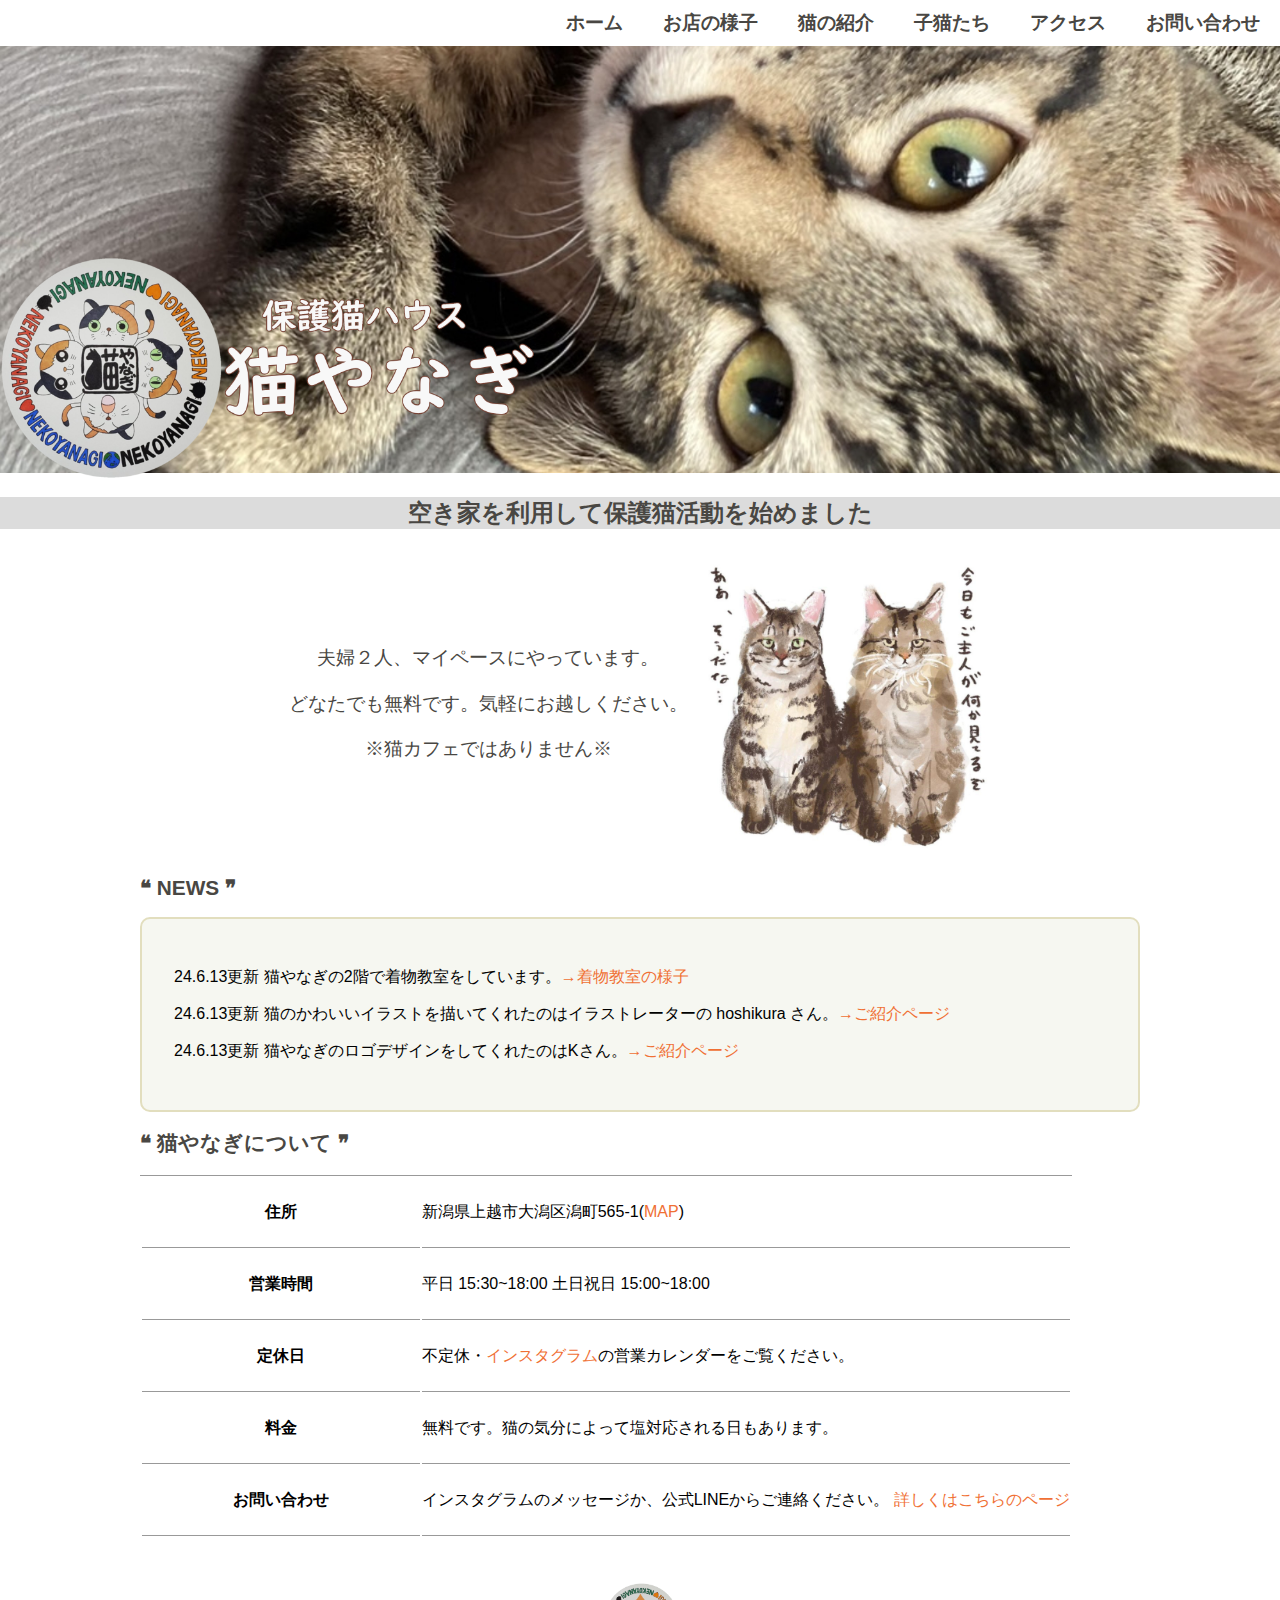
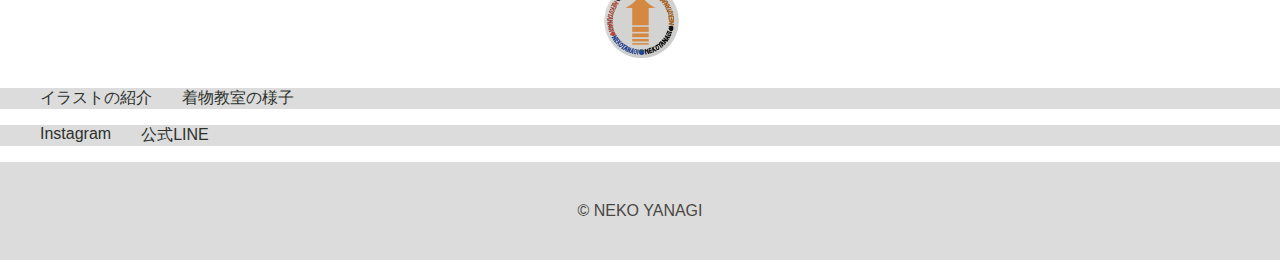
<file: index.html>
<!DOCTYPE html>
<html>
 <head>
    <meta charset="utf-8">
    <meta name="viewport" content="width=device-width,initial-scale=1">
    <title>猫やなぎ</title>
    <link rel="stylesheet" href="css/style.css">
</head>
<body id="top"> 
    <!-- ヘッダー -->
    <header>
        <nav  class="hmenu">
            <ul>
                <li><a href="index.html">ホーム</a></li>
                <li><a href="house.html">お店の様子</a></li>
                <li><a href="cat.html">猫の紹介</a></li>
                <li><a href="kitten.html">子猫たち</a></li>  
                <li><a href="access.html">アクセス</a></li>
                <li><a href="contact.html">お問い合わせ</a></li>
            </ul>
        </nav>
        <div class="relative">
            <a href="index.html"><img src="img/home.png" class="absolute"></a>
            <img src="img/headermain.jpg" alt="" width="100%;">
        </div>
        <h2 class="message">
            <span>空き家を利用して保護猫活動を始めました</span>
        </h2>
        
    </header>
    <!-- ヘッダーここまで -->
    <!-- メイン -->
    <main>
        <table class="ramipanmoko">
            <td class="ramipanmoko-text">
                <p>夫婦２人、マイペースにやっています。</p>
                <p>どなたでも無料です。気軽に<span>お越しください。</span></p>
                <p>※猫カフェではありません※</p>
            </td>
            <td class="ramipanmoko-img">
                <img src="img/ramipanmoko.jpg" alt="">
            </td>
        </table>
        <div id = news >
            <h2>❝ NEWS ❞</h2>
            <div class="newsbox">
                <p>24.6.13更新 猫やなぎの2階で着物教室をしています。<a href="kimono.html">→着物教室の様子</a></p>
                <p>24.6.13更新 猫のかわいいイラストを描いてくれたのはイラストレーターの hoshikura さん。<a href="artist.html">→ご紹介ページ</a></p>
                <p>24.6.13更新 猫やなぎのロゴデザインをしてくれたのはKさん。<a href="artist.html">→ご紹介ページ</a></p>  
            </div>  
        </div>
        <div id="shop">
            <h2>❝ 猫やなぎについて ❞</h2>
            <table class="shop-info">
                <tr>
                    <th>住所</th>
                    <td>新潟県上越市大潟区潟町565-1(<a href="access.html">MAP</a>)</td>
                </tr>
                <tr>
                    <th>営業時間</th>
                    <td>平日 15:30~18:00 土日祝日 15:00~18:00</td>
                </tr>
                <tr>
                    <th>定休日</th>
                    <td>不定休・<a href="https://www.instagram.com/nekoyanagi623/">インスタグラム</a>の営業カレンダーをご覧ください。</td>
                </tr>
                <tr>
                    <th>料金</th>
                    <td>無料です。猫の気分によって塩対応される日もあります。</td>
                </tr>
                <tr>
                    <th>お問い合わせ</th>
                    <td>インスタグラムのメッセージか、公式LINEからご連絡ください。<a href="contact.html"> 詳しくはこちらのページ</a></td>
                </tr>
            </table>
        </div>
    </main>
    <!-- メインここまで -->
    <!-- フッター -->
    <footer>
        <div class="gotop">
            <a href="#top"><img src="img/up.png" art="ページトップへ戻る" width="100" height="100"></a>
        </div>
        <div class="footer">
            <ul class="menu">
                <li><a href="artist.html">イラストの紹介</a></li>
                <li><a href="kimono.html">着物教室の様子</a></li>
            </ul>
            <ul class="menu">
                <li><a href="https://www.instagram.com/nekoyanagi623/">Instagram</a></li>
                <li><a href="http://lin.ee/mt70hUZ/">公式LINE</a></li>
            </ul>
         </div>
        <div class="copyright">
            &copy; NEKO YANAGI
        </div>
    </footer>
    <!-- フッター -->
</body>
</html>
</file>
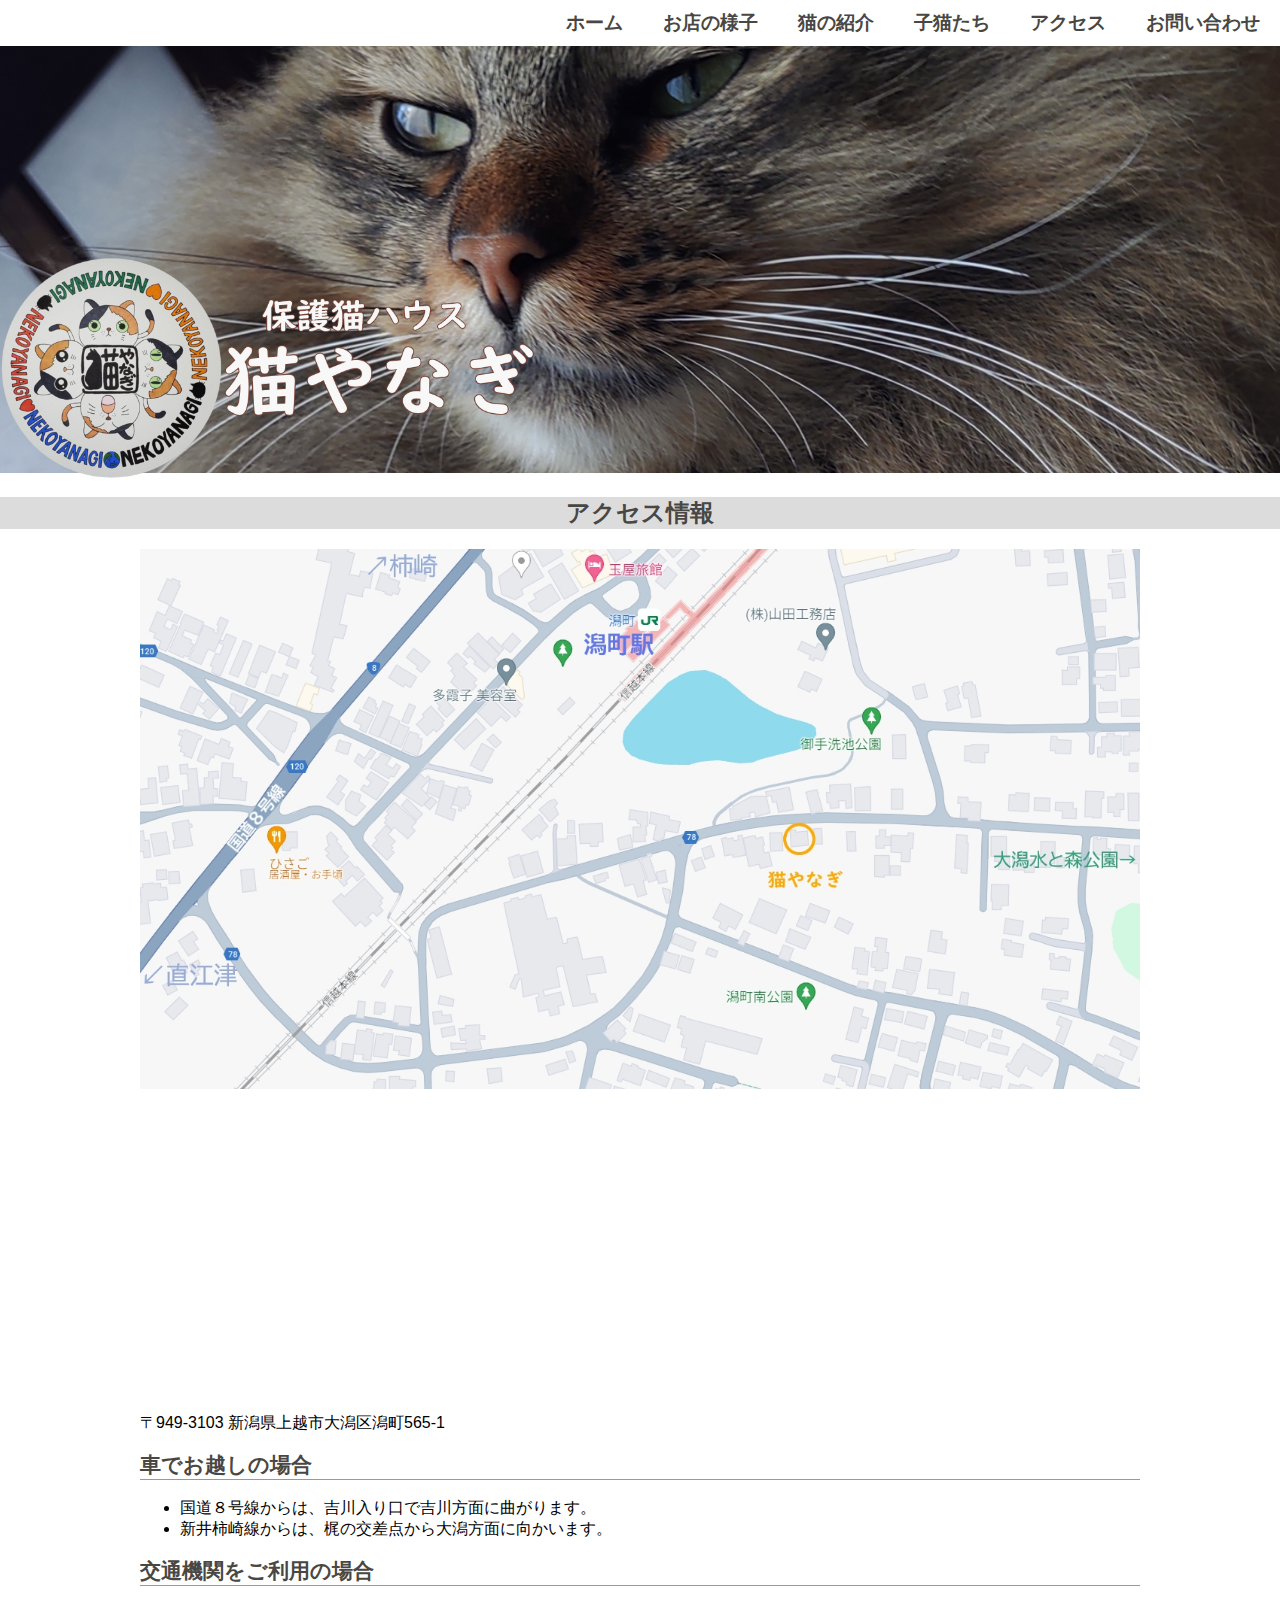
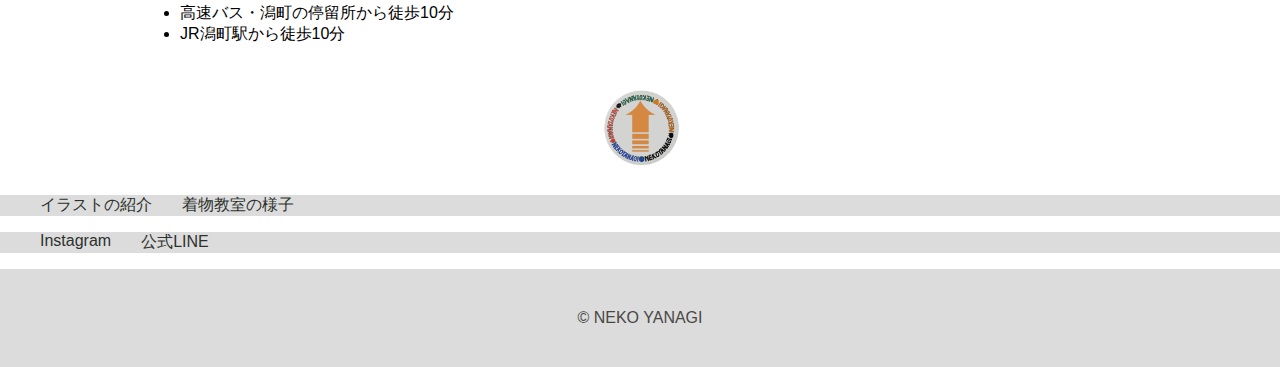
<file: access.html>
<!DOCTYPE html>
<html>
 <head>
    <meta charset="utf-8">
    <meta name="viewport" content="width=device-width,initial-scale=1">
    <title>猫やなぎ</title>
    <link rel="stylesheet" href="css/style.css">
</head>
<body>
    <!-- ヘッダー -->
    <header>
        <nav  class="hmenu">
            <ul>
                <li><a href="index.html">ホーム</a></li>
                <li><a href="house.html">お店の様子</a></li>
                <li><a href="cat.html">猫の紹介</a></li>
                <li><a href="kitten.html">子猫たち</a></li>  
                <li><a href="access.html">アクセス</a></li>
                <li><a href="contact.html">お問い合わせ</a></li>
            </ul>
        </nav>
        <div class="relative">
            <a href="index.html"><img src="img/home.png" class="absolute"></a>
            <img src="img/headeraccess .jpg" alt=""  width="100%;">
        </div>
        <h2 class="message">アクセス情報</h2>
    </header>
    <!-- ヘッダーここまで -->
    <!-- メイン -->
    <main> 
        <img src="img/map.jpg" alt="地図">
        <div class="map"><iframe src="https://www.google.com/maps/embed?pb=!1m18!1m12!1m3!1d3176.6165470519886!2d138.33840917542778!3d37.23307677212693!2m3!1f0!2f0!3f0!3m2!1i1024!2i768!4f13.1!3m3!1m2!1s0x5ff5d11dfaac33bb%3A0xe11616e955fd19ff!2z44CSOTQ5LTMxMDMg5paw5r2f55yM5LiK6LaK5biC5aSn5r2f5Yy65r2f55S677yV77yW77yV4oiS77yR!5e0!3m2!1sja!2sjp!4v1718203995471!5m2!1sja!2sjp" width="1000" height="300" style="border:0;" allowfullscreen="" loading="lazy" referrerpolicy="no-referrer-when-downgrade"></iframe></div>
        <p>
            〒949-3103 新潟県上越市大潟区潟町565-1
        </p>
    <div class="access">
        <h2 class="access1">車でお越しの場合</h2>
        <ul>
            <li>国道８号線からは、吉川入り口で吉川方面に曲がります。</li>
            <li>新井柿崎線からは、梶の交差点から大潟方面に向かいます。</li>
        </ul>
        <h2 class="access1">交通機関をご利用の場合</h2>
        <ul>
            <li>高速バス・潟町の停留所から徒歩10分</li>
            <li>JR潟町駅から徒歩10分</li>
        </ul>
    </div>  
    </main>
    <!-- メインここまで -->
    <!-- フッター -->
    <footer>
        <div class="gotop">
            <a href="#top"><img src="img/up.png" art="ページトップへ戻る" width="100" height="100"></a>
        </div>
        <div class="footer">
            <ul class="menu">
                <li><a href="artist.html">イラストの紹介</a></li>
                <li><a href="kimono.html">着物教室の様子</a></li>
            </ul>
            <ul class="menu">
                <li><a href="https://www.instagram.com/nekoyanagi623/">Instagram</a></li>
                <li><a href="http://lin.ee/mt70hUZ/">公式LINE</a></li>
            </ul>
         </div>
        <div class="copyright">
            &copy; NEKO YANAGI
        </div>
    </footer>
    <!-- フッターここまで -->
</body>
</html>
</file>
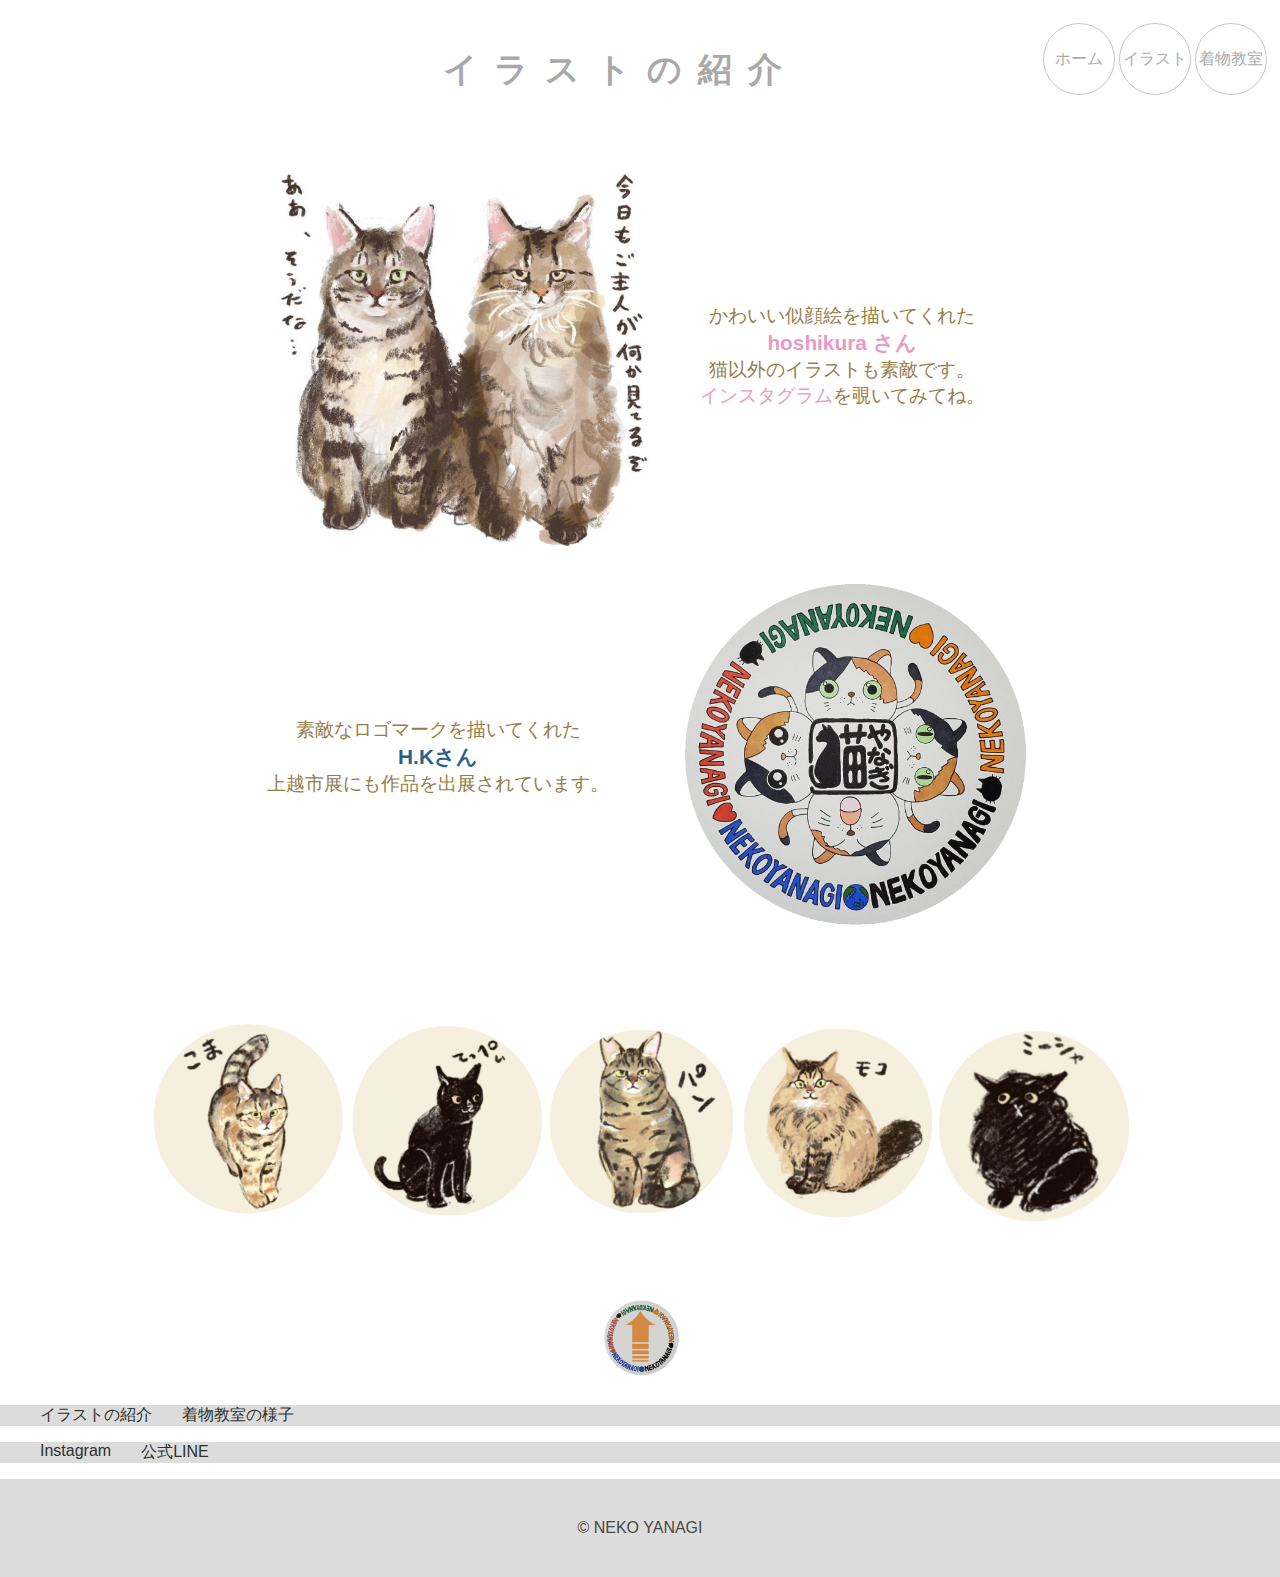
<file: artist.html>
<!DOCTYPE html>
<html>
 <head>
    <meta charset="utf-8">
    <meta name="viewport" content="width=device-width,initial-scale=1">
    <title>猫やなぎ</title>
    <link rel="stylesheet" href="css/style.css">
</head>
<body id="top">
    <!-- ヘッダー -->
    <header>
        <div class="header_artist">
            <table class="buttun-artist">
                <tr>
                    <td><a href="index.html" class="buttun">ホーム</a></td>
                    <td><a href="artist.html" class="buttun">イラスト</a></td>
                    <td><a href="kimono.html" class="buttun">着物教室</a></td>
                </tr>
            </table>
        </div>
        <diV class="artist-h2">
            <h2><span>イラスト</span><span>の紹介</span></h2>
        </div>
    </header>
    <!-- ヘッダーここまで -->
    <!-- メイン -->
    <main>
        <div class="artists">
            <table class="artist">
                <tr>
                    <td class="artist_img">
                        <img src="img/ramipanmoko.jpg" alt="">
                    </td>
                    <td class="artist_txt">
                        <p>かわいい似顔絵を<span>描いてくれた</span><br>
                        <span class="artistname-rami"> hoshikura さん</span><br>
                        猫以外のイラストも<span>素敵です。</span><br>
                        <a href="https://www.instagram.com/hoshikura_minami/">インスタグラム</a><span>を覗いてみてね。</span></p>
                    </td>
                </tr>
            </table>
            <table class="artist">
                <tr>
                    <td class="artist_txt">
                        <p>素敵なロゴマークを<span>描いてくれた</span><br>
                        <span class="artistname-k">H.Kさん</span><br>
                        上越市展にも作品を出展<span>されています。</span></p>
                    </td>
                    <td class="artist_img">
                        <img src="img/yanagi.png" alt="">
                    </td>
                </tr>
            </table>
        </div>
        <div>
            <img src="img/5z.png" alt="">
        </div>    
    </main>
    <!-- メインここまで -->
    <!-- フッター -->
    <footer>
        <div class="gotop">
            <a href="#top"><img src="img/up.png" art="ページトップへ戻る" width="100" height="100"></a>
        </div>
        <div class="footer">
            <ul class="menu">
                <li><a href="artist.html">イラストの紹介</a></li>
                <li><a href="kimono.html">着物教室の様子</a></li>
            </ul>
            <ul class="menu">
                <li><a href="https://www.instagram.com/nekoyanagi623/">Instagram</a></li>
                <li><a href="http://lin.ee/mt70hUZ/">公式LINE</a></li>
            </ul>
         </div>
        <div class="copyright">
            &copy; NEKO YANAGI
        </div>
    </footer>
    <!-- フッターここまで -->
</body>
</html>
</file>
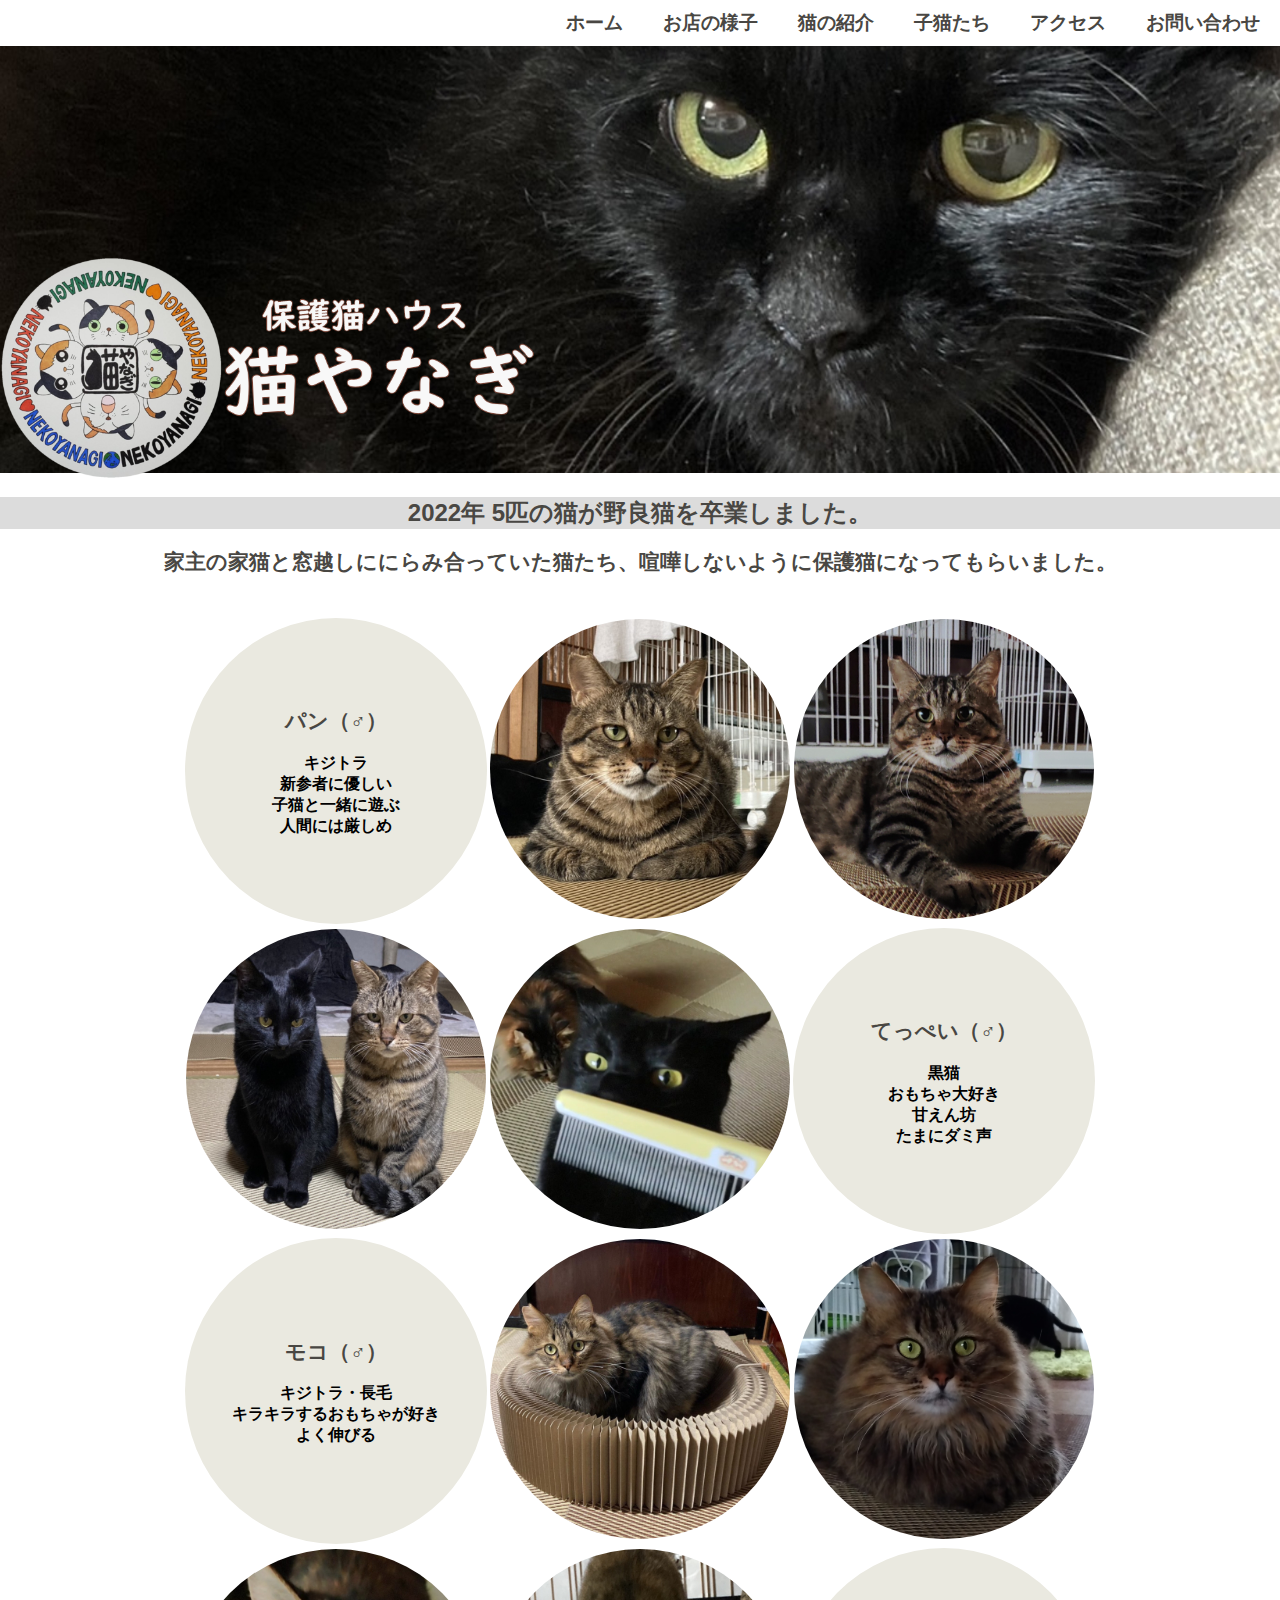
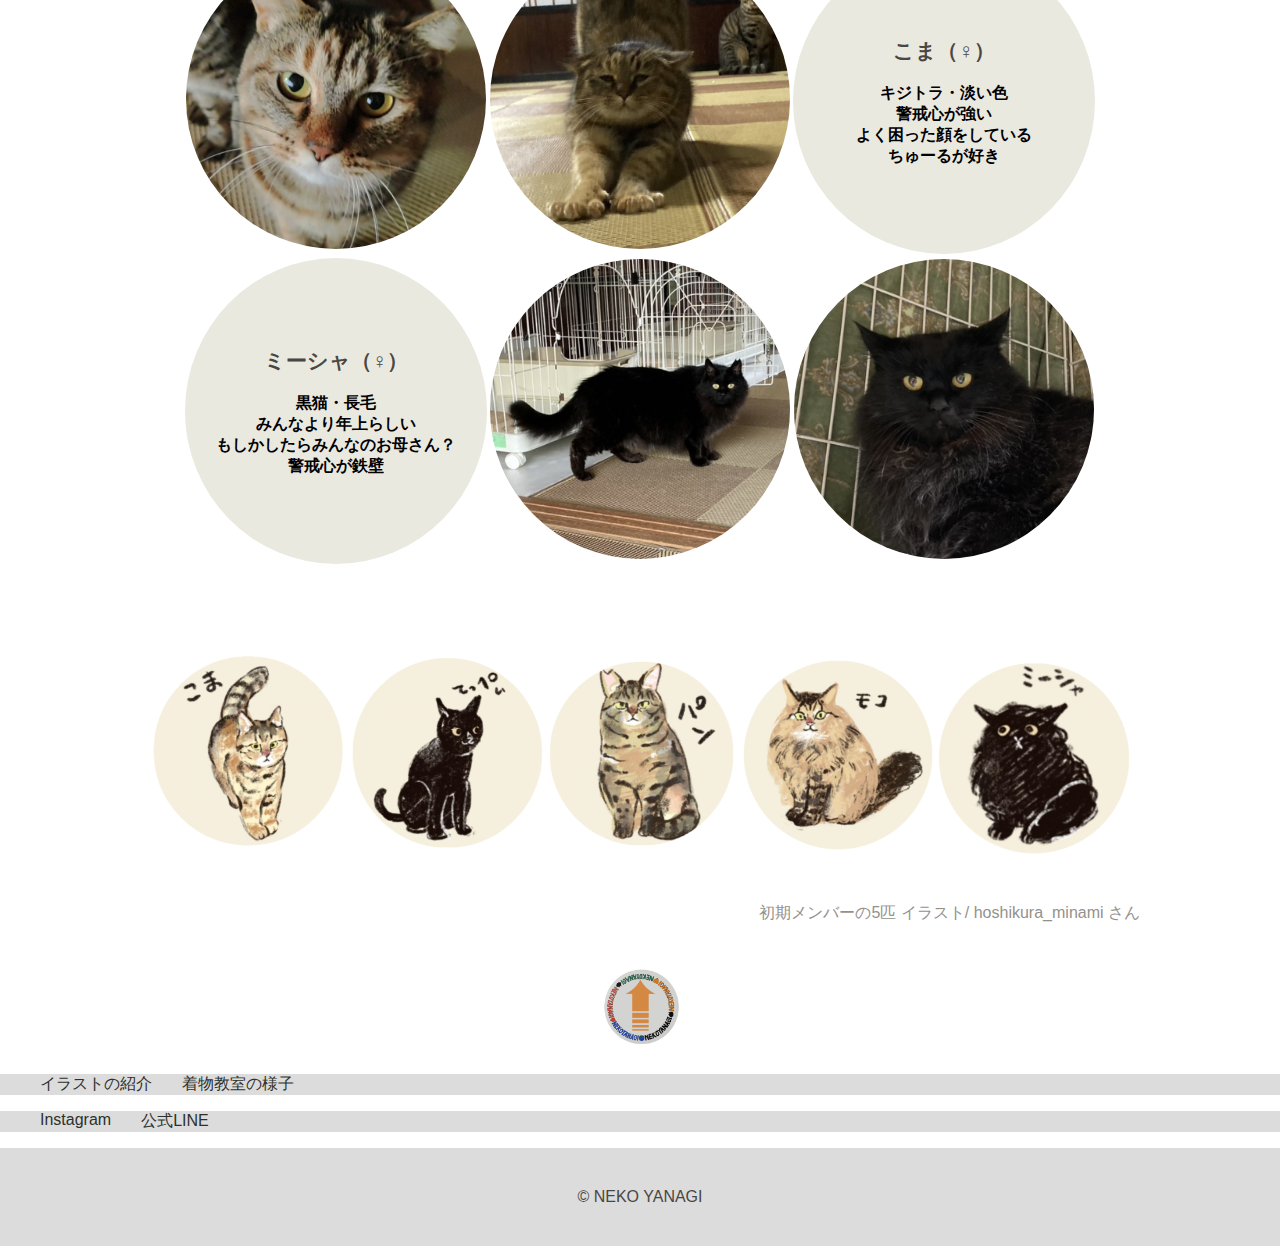
<file: cat.html>
<!DOCTYPE html>
<html>
 <head>
    <meta charset="utf-8">
    <meta name="viewport" content="width=device-width,initial-scale=1">
    <title>猫やなぎ</title>
    <link rel="stylesheet" href="css/style.css">
</head>
<body>
    <!-- ヘッダー -->
    <header>
        <nav  class="hmenu">
            <ul>
                <li><a href="index.html">ホーム</a></li>
                <li><a href="house.html">お店の様子</a></li>
                <li><a href="cat.html">猫の紹介</a></li>
                <li><a href="kitten.html">子猫たち</a></li>  
                <li><a href="access.html">アクセス</a></li>
                <li><a href="contact.html">お問い合わせ</a></li>
            </ul>
        </nav>
        <div class="relative">
            <a href="index.html"><img src="img/home.png" class="absolute"></a>
            <img src="img/headercat.jpg" alt=""  width="100%;">
        </div>
        <div class="h-message"> 
            <h2 class="message">
                2022年 5匹の猫が<span>野良猫を卒業しました。</span>
            </h2>
            <h2 class="submessage">
                家主の家猫と窓越しににらみ合っていた猫たち、<span>喧嘩しないように</span>保護猫になってもらいました。                
            </h2>
        </div>
    </header>
    <!-- ヘッダーここまで -->
    <!-- メイン -->
    <main>
        <div class="member">
            <table class="member-5">
                <tr>
                    <th class="member-txt">
                        <div class="name"><h2>パン（♂）</h2>
                        <p>キジトラ<br>
                        新参者に優しい<br>
                        子猫と一緒に遊ぶ<br>
                        人間には厳しめ</p></div>
                    </th>
                    <td class="member-img">
                        <img src="img/pan1.jpg" alt="">
                    </td>
                    <td class="member-img">
                        <img src="img/pan2.jpg" alt="">
                    </td>
                </tr>
            </table>
            <table class="member-5">
                <tr>
                    <td class="member-img">
                        <img src="img/tetsu1.jpg" alt="">
                    </td>
                    <td class="member-img">
                        <img src="img/tetsu2.jpg" alt="">
                    </td>
                    <th class="member-txt">
                        <div class="name"><h2>てっぺい（♂）</h2>
                        <p>黒猫<br>
                        おもちゃ大好き<br>
                        甘えん坊<br>
                        たまにダミ声</p></div>
                    </th>
                </tr>
            </table>
            <table class="member-5">
                <tr>
                    <th class="member-txt">
                        <div class="name"><h2>モコ（♂）</h2>
                        <p>キジトラ・長毛<br>
                         キラキラするおもちゃが好き<br>
                         よく伸びる</p></div>
                    </th>
                    <td class="member-img">
                        <img src="img/mo1.jpg" alt="">
                    </td>
                    <td class="member-img">
                        <img src="img/mo2.jpg" alt="">
                    </td>
                </tr>
            </table>
            <table class="member-5">
                <tr>
                    <td class="member-img">
                        <img src="img/koma1.jpg" alt="">
                    </td>
                    <td class="member-img">
                        <img src="img/koma2.jpg" alt="">
                    </td>
                    <th class="member-txt">
                        <div class="name"><h2>こま（♀）</h2>
                        <p>キジトラ・淡い色<br>
                         警戒心が強い<br>
                         よく困った顔をしている<br>
                         ちゅーるが好き</p></div>
                    </th>
                </tr>
            </table>
            <table class="member-5">
                <tr>
                    <th class="member-txt">
                        <div class="name"><h2>ミーシャ（♀）</h2>
                        <p>黒猫・長毛<br>
                        みんなより年上らしい<br>
                        もしかしたらみんなのお母さん？<br>
                        警戒心が鉄壁</p></div>
                    </th>
                    <td class="member-img">
                        <img src="img/mii1.jpg" alt="">
                    </td>
                    <td class="member-img">
                        <img src="img/mii2.jpg" alt="">
                    </td>
                </tr>
            </table>
        </div>
        <div class="catill">
            <img src="img/5z.png" alt="初期メンバー">
            <p>初期メンバーの5匹 イラスト/ hoshikura_minami さん</p>
        </div>
    </main>
    <!-- メインここまで -->
    <!-- フッター -->
    <footer>
        <div class="gotop">
            <a href="#top"><img src="img/up.png" art="ページトップへ戻る" width="100" height="100"></a>
        </div>
        <div class="footer">
            <ul class="menu">
                <li><a href="artist.html">イラストの紹介</a></li>
                <li><a href="kimono.html">着物教室の様子</a></li>
            </ul>
            <ul class="menu">
                <li><a href="https://www.instagram.com/nekoyanagi623/">Instagram</a></li>
                <li><a href="http://lin.ee/mt70hUZ/">公式LINE</a></li>
            </ul>
         </div>
        <div class="copyright">
            &copy; NEKO YANAGI
        </div>
    </footer>
    <!-- フッターここまで -->
</body>
</html>
</file>
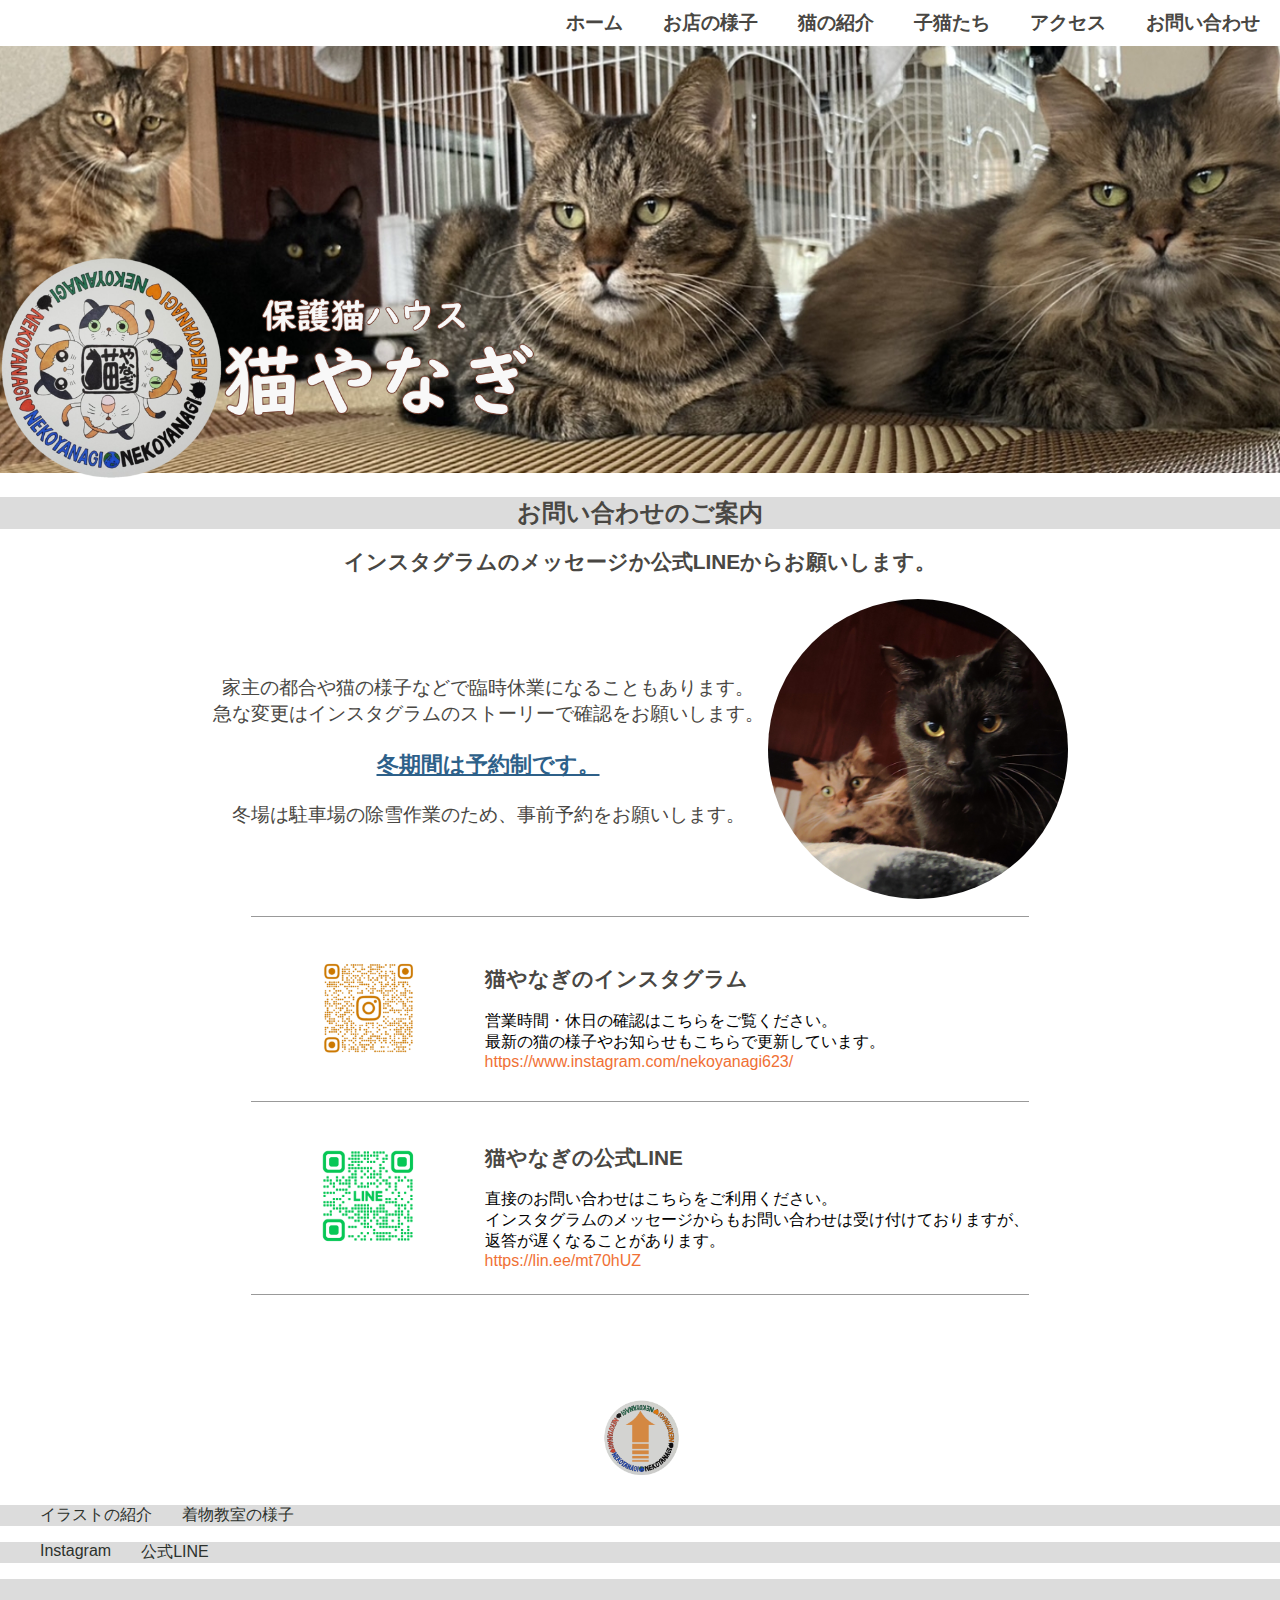
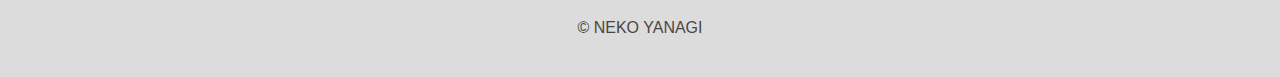
<file: contact.html>
<!DOCTYPE html>
<html>
 <head>
    <meta charset="utf-8">
    <meta name="viewport" content="width=device-width,initial-scale=1">
    <title>猫やなぎ</title>
    <link rel="stylesheet" href="css/style.css">
</head>
<div>
    <!-- ヘッダー -->
    <header>
        <nav  class="hmenu">
            <ul>
                <li><a href="index.html">ホーム</a></li>
                <li><a href="house.html">お店の様子</a></li>
                <li><a href="cat.html">猫の紹介</a></li>
                <li><a href="kitten.html">子猫たち</a></li>  
                <li><a href="access.html">アクセス</a></li>
                <li><a href="contact.html">お問い合わせ</a></li>
            </ul>
        </nav>
        <div class="relative">
            <a href="index.html"><img src="img/home.png" class="absolute"></a>
            <img src="img/headercontact.jpg" alt=""  width="100%;">
        </div>
        <div class="h-message"> 
            <h2 class="message">
                お問い合わせのご案内
            </h2>
            <h2 class="submessage">
                インスタグラムのメッセージか<span>公式LINEからお願いします。</span>
            </h2>
        </div>
    </header>
    <!-- ヘッダーここまで -->
    <!-- メイン -->
    <main>
        <table class="renraku1">
            <tr>
                <td class="renraku-txt">
                    <p>家主の都合や猫の様子などで臨時休業になることもあります。<br>
                        急な変更はインスタグラムのストーリーで確認をお願いします。
                    </p>
                    <h3>冬期間は予約制です。</h3> 
                    <P>冬場は駐車場の除雪作業のため、事前予約をお願いします。</P>
                </td>
                <td class="renraku-img">
                    <img src="img/con1.jpg">
                </td>
            </tr>
        </table>
        <table class="contact">
            <tr>
                <th><p><img src="img/inst.png" width="100" height="100" alt=""></p></th>
                <td><h2>猫やなぎのインスタグラム</h2>
                    営業時間・休日の確認はこちらをご覧ください。<br>
                    最新の猫の様子やお知らせもこちらで更新しています。<br> <a href="https://www.instagram.com/nekoyanagi623/">https://www.instagram.com/nekoyanagi623/</a></td>
            </tr>
            <tr>
                <th><p><img src="img/line.png" width="100" height="100" alt=""></p></th>
                <td><h2>猫やなぎの公式LINE</h2>直接のお問い合わせはこちらをご利用ください。<br>
                    インスタグラムのメッセージからもお問い合わせは受け付けておりますが、<br>返答が遅くなることがあります。<br>
                     <a href="https://lin.ee/mt70hUZ">https://lin.ee/mt70hUZ</a></td>
            </tr>
        </table>
    </main>
    <!-- メインここまで -->
    <!-- フッター -->
    <footer>
        <div class="gotop">
            <a href="#top"><img src="img/up.png" art="ページトップへ戻る" width="100" height="100"></a>
        </div>
        <div class="footer">
            <ul class="menu">
                <li><a href="artist.html">イラストの紹介</a></li>
                <li><a href="kimono.html">着物教室の様子</a></li>
            </ul>
            <ul class="menu">
                <li><a href="https://www.instagram.com/nekoyanagi623/">Instagram</a></li>
                <li><a href="http://lin.ee/mt70hUZ/">公式LINE</a></li>
            </ul>
         </div>
        <div class="copyright">
            &copy; NEKO YANAGI
        </div>
    </footer>
    <!-- フッターここまで -->
</body>
</html>
</file>
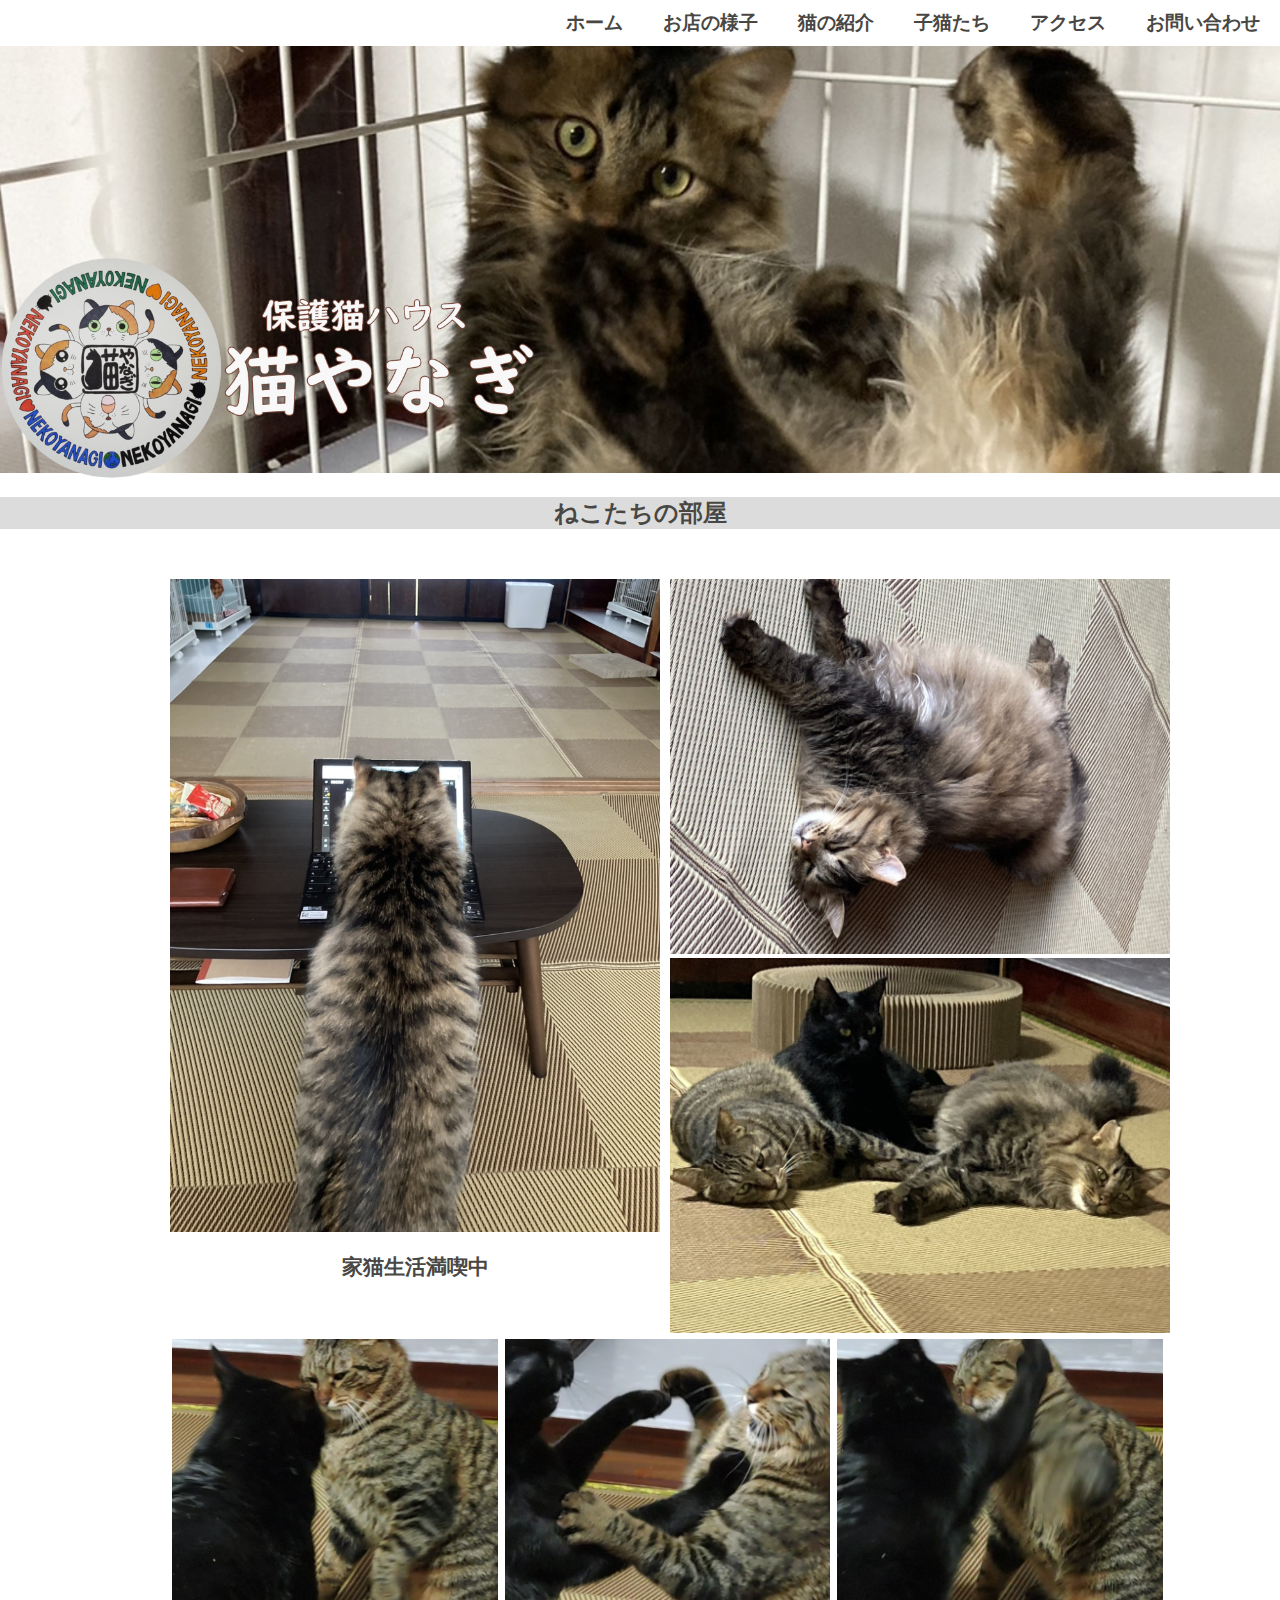
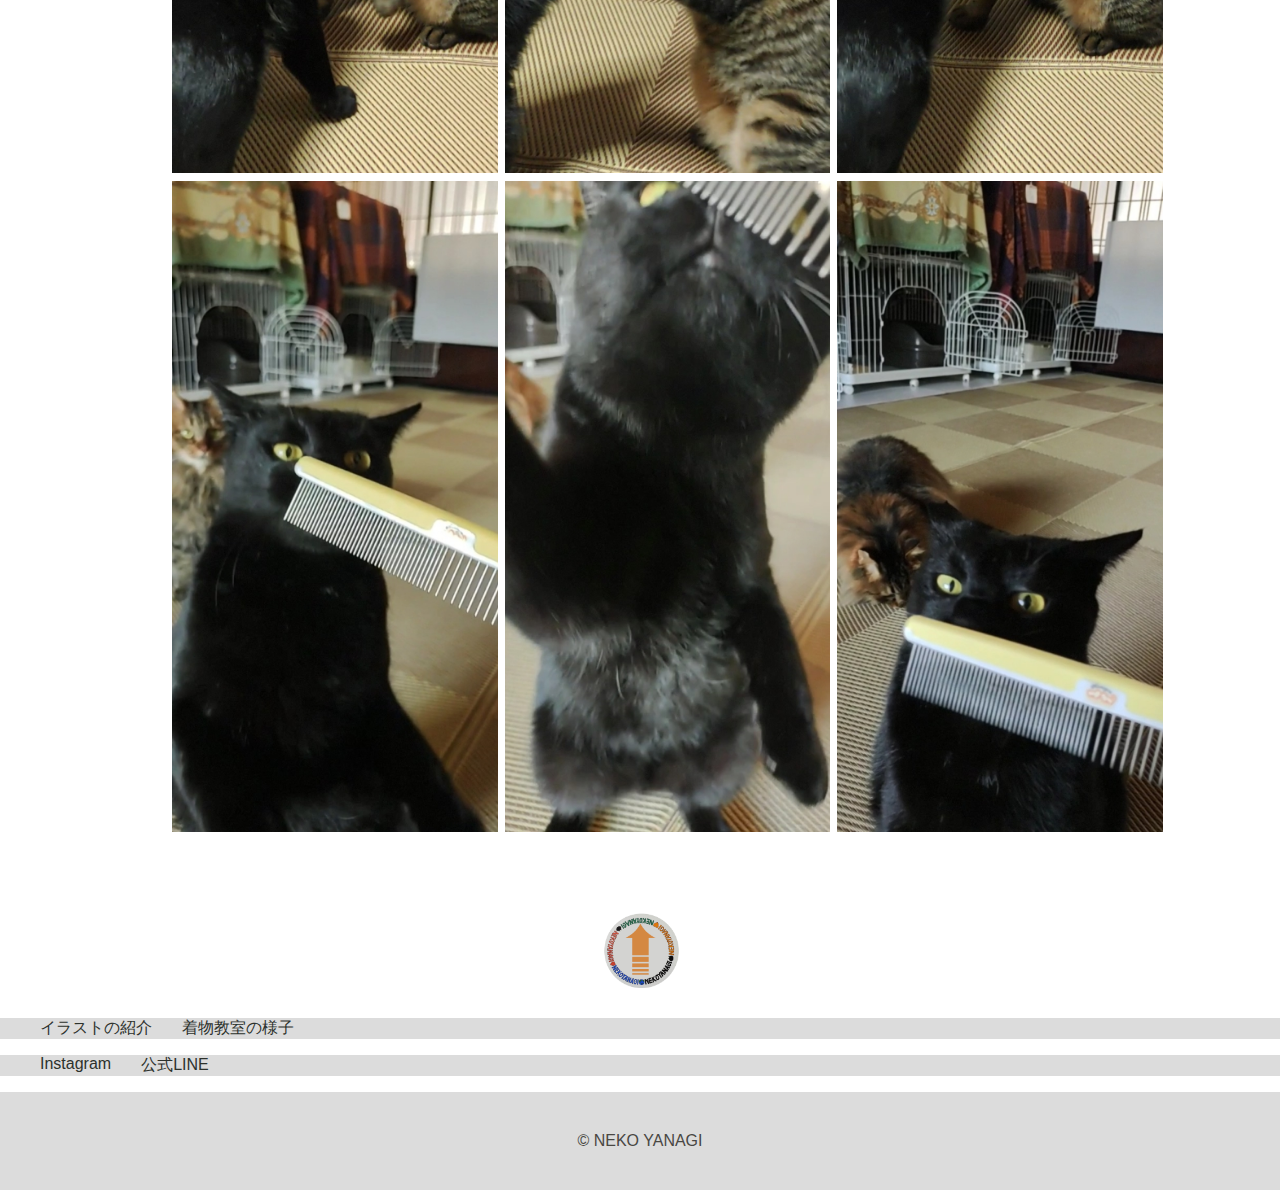
<file: house.html>
<!DOCTYPE html>
<html>
 <head>
    <meta charset="utf-8">
    <meta name="viewport" content="width=device-width,initial-scale=1">
    <title>猫やなぎ</title>
    <link rel="stylesheet" href="css/style.css">
</head>
<body>
<!-- ヘッダー -->
<header>
    <nav  class="hmenu">
        <ul>
            <li><a href="index.html">ホーム</a></li>
            <li><a href="house.html">お店の様子</a></li>
            <li><a href="cat.html">猫の紹介</a></li>
            <li><a href="kitten.html">子猫たち</a></li>  
            <li><a href="access.html">アクセス</a></li>
            <li><a href="contact.html">お問い合わせ</a></li>
        </ul>
    </nav>
    <div class="relative">
        <a href="index.html"><img src="img/home.png" class="absolute"></a>
        <img src="img/headerhouse.jpg" alt=""  width="100%;">
    </div>
    <h2 class="message">ねこたちの部屋</h2>
</header>
<!-- ヘッダーここまで -->    
<!-- メイン -->
<main>
    <div class="neko">
        <div class="cathouse">
            <div class="house1">
                <img src="img/mokowork.jpg" alt="">
                <h2>家猫生活満喫中</h2>
            </div>
            <div class="house2">
                <img src="img/mokohirune.jpg" alt="">
                <img src="img/ohirune3.jpg" alt="">
            </div>
        </div>
        <table class="nekoroom">
            <tr>
                <td class="nekoroom-img">
                    <img src="img/pantetsu1.jpg" alt="">
                </td>
                <td class="nekoroom-img">
                    <img src="img/pantestu3.jpg" alt="">
                </td>
                <td class="nekoroom-img">
                    <img src="img/pantestu2.jpg" alt="">
                </td>
            </tr>
        </table>
        <table class="nekoroom">
            <tr>
                <td class="nekoroom-img">
                    <img src="img/testuonaka1.jpg" alt="">
                </td>
                <td class="nekoroom-img">
                    <img src="img/testuonaka2.jpg" alt="">
                </td>
                <td class="nekoroom-img">
                    <img src="img/testuonaka3.jpg" alt="">
                </td>
            </tr>
        </table>
    </div>
</main>
<!-- メインここまで -->
    <!-- フッター -->
    <footer>
        <div class="gotop">
            <a href="#top"><img src="img/up.png" art="ページトップへ戻る" width="100" height="100"></a>
        </div>
        <div class="footer">
            <ul class="menu">
                <li><a href="artist.html">イラストの紹介</a></li>
                <li><a href="kimono.html">着物教室の様子</a></li>
            </ul>
            <ul class="menu">
                <li><a href="https://www.instagram.com/nekoyanagi623/">Instagram</a></li>
                <li><a href="http://lin.ee/mt70hUZ/">公式LINE</a></li>
            </ul>
         </div>
        <div class="copyright">
            &copy; NEKO YANAGI
        </div>
    </footer>
    <!-- フッターここまで -->
</body>
</html>
</file>
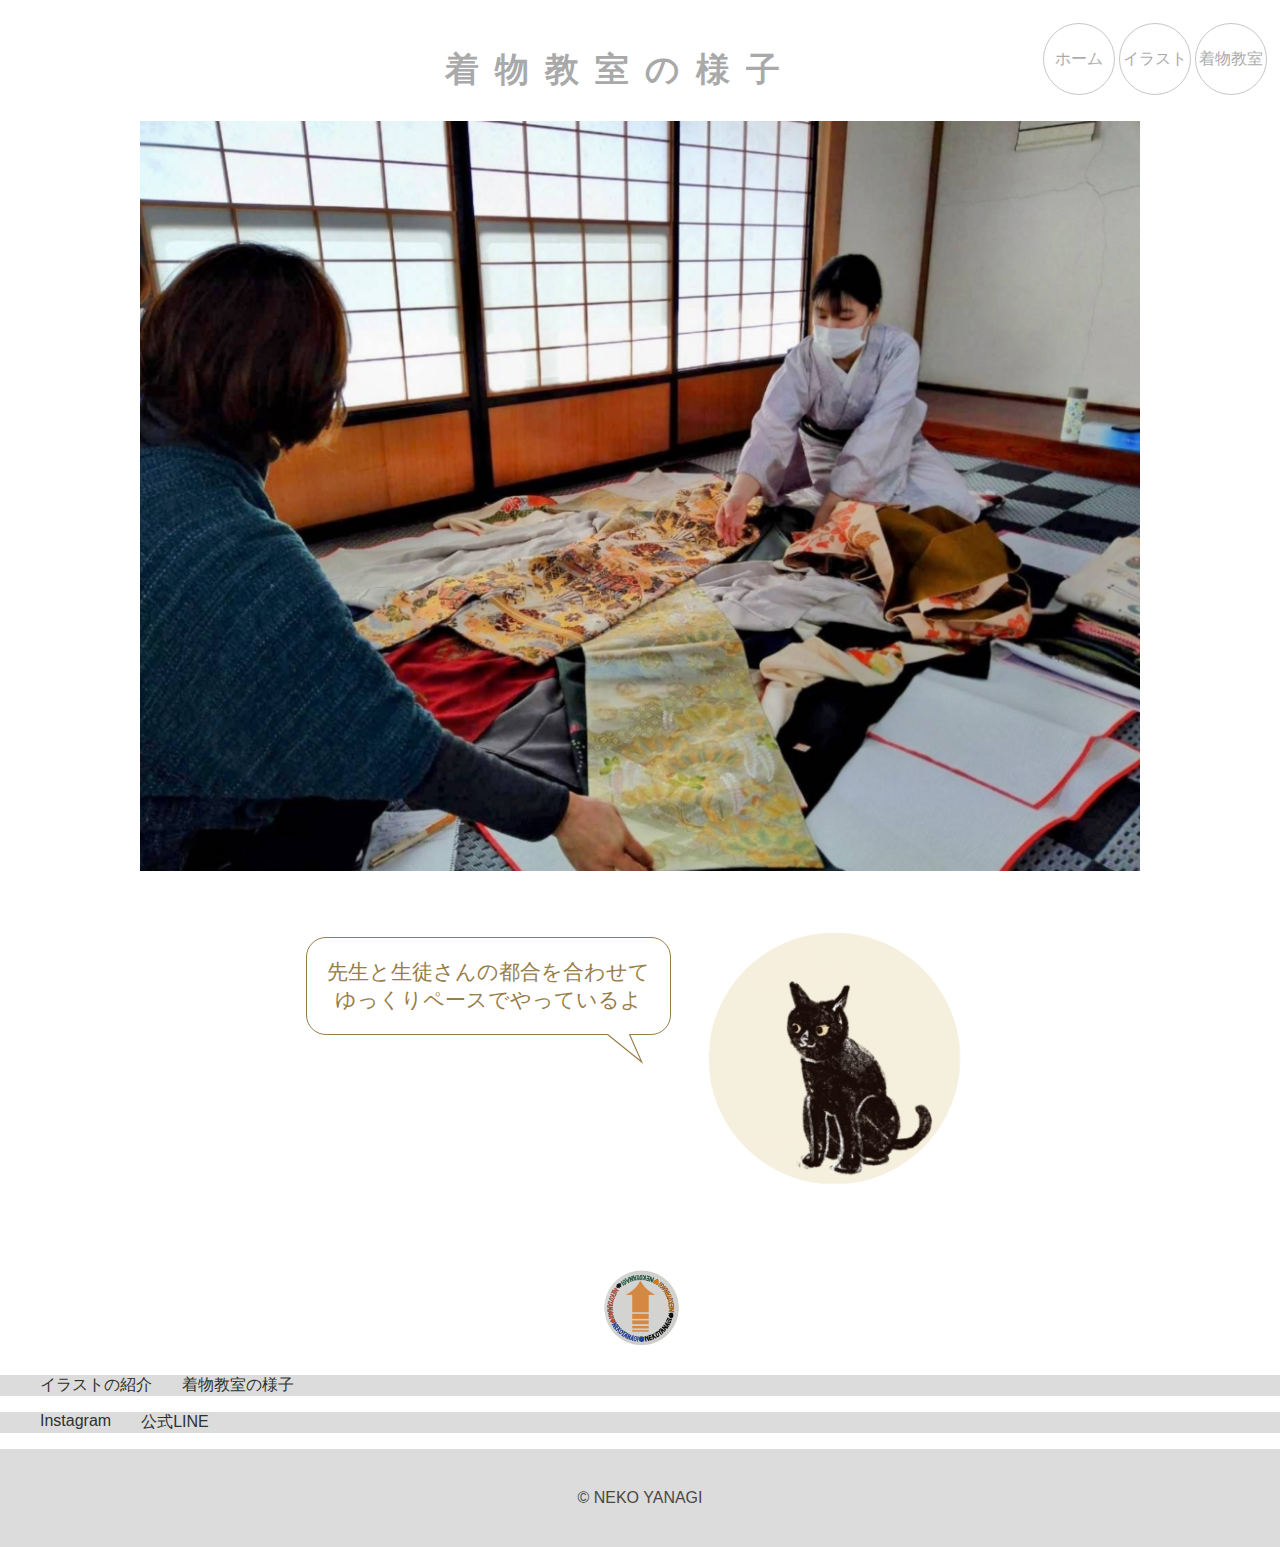
<file: kimono.html>
<!DOCTYPE html>
<html>
 <head>
    <meta charset="utf-8">
    <meta name="viewport" content="width=device-width,initial-scale=1">
    <title>猫やなぎ</title>
    <link rel="stylesheet" href="css/style.css">
</head>
<body id="top">
    <!-- ヘッダー -->
    <header>
        <div class="header_artist">
            <table class="buttun-artist">
                <tr>
                    <td><a href="index.html" class="buttun">ホーム</a></td>
                    <td><a href="artist.html" class="buttun">イラスト</a></td>
                    <td><a href="kimono.html" class="buttun">着物教室</a></td>
                </tr>
            </table>
        </div>
        <diV class="artist-h2">
            <h2><span>着物教室</span><span>の様子</span></h2>
        </div>
    </header>
    <!-- ヘッダーここまで -->
    <!-- メイン -->
    <main>
        <div class="kimonoyousu"><img src=img/kimonoyousu.jpg alt=""></div>
        <div class="kimonos">
            <table class="kimono-renraku">
                <tr>
                    <td class="kimono-txt">
                        先生と生徒さんの<span>都合を合わせて</span><br>
                        ゆっくりペースで<span>やっているよ</span>
                    </td>
                    <td class="kimono-img">
                        <img src="img/kimonotestu.png" alt="">
                    </td>
                </tr>
            </table>
        </div>
    </main>
    <!-- メインここまで -->
    <!-- フッター -->
    <footer>
        <div class="gotop">
            <a href="#top"><img src="img/up.png" art="ページトップへ戻る" width="100" height="100"></a>
        </div>
        <div class="footer">
            <ul class="menu">
                <li><a href="artist.html">イラストの紹介</a></li>
                <li><a href="kimono.html">着物教室の様子</a></li>
            </ul>
            <ul class="menu">
                <li><a href="https://www.instagram.com/nekoyanagi623/">Instagram</a></li>
                <li><a href="http://lin.ee/mt70hUZ/">公式LINE</a></li>
            </ul>
         </div>
        <div class="copyright">
            &copy; NEKO YANAGI
        </div>
    </footer>
    <!-- フッターここまで -->
</body>
</html>
</file>
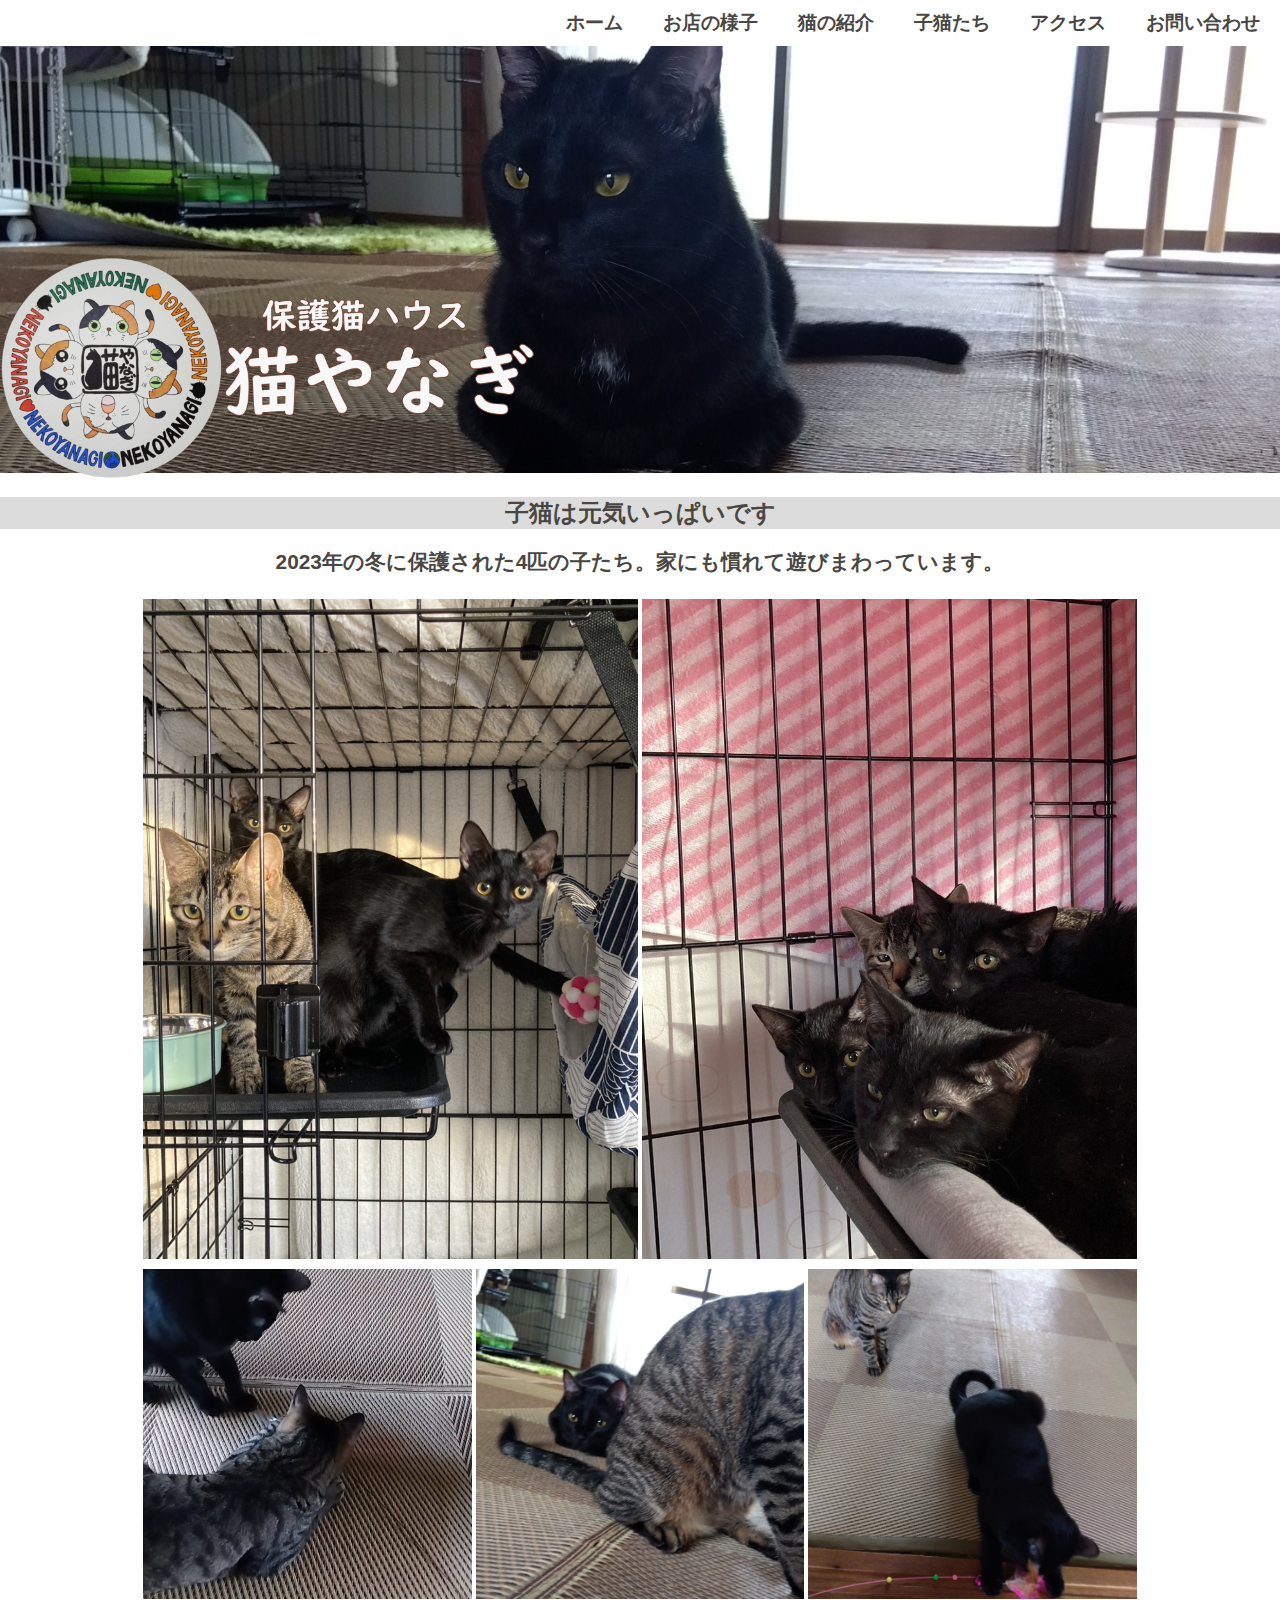
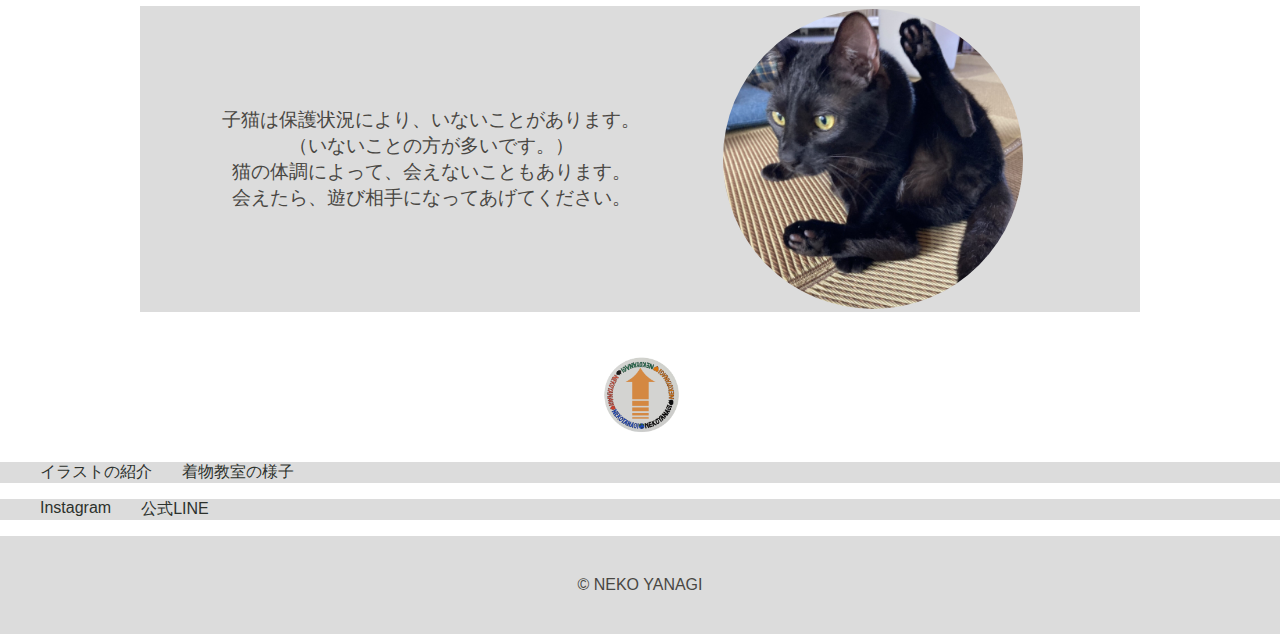
<file: kitten.html>
<!DOCTYPE html>
<html>
 <head>
    <meta charset="utf-8">
    <meta name="viewport" content="width=device-width,initial-scale=1">
    <title>猫やなぎ</title>
    <link rel="stylesheet" href="css/style.css">
</head>
<body>
    <!-- ヘッダー -->
    <header>
        <nav  class="hmenu">
            <ul>
                <li><a href="index.html">ホーム</a></li>
                <li><a href="house.html">お店の様子</a></li>
                <li><a href="cat.html">猫の紹介</a></li>
                <li><a href="kitten.html">子猫たち</a></li>  
                <li><a href="access.html">アクセス</a></li>
                <li><a href="contact.html">お問い合わせ</a></li>
            </ul>
        </nav>
        <div class="relative">
            <a href="index.html"><img src="img/home.png" class="absolute"></a>
            <img src="img/headerkitten .jpg" alt=""  width="100%;">
        </div>
        <div class="h-message"> 
            <h2 class="message">
                子猫は元気いっぱいです
            </h2>
            <h2 class="submessage">
                2023年の冬に保護された4匹の子たち。<span>家にも慣れて</span>遊びまわっています。
            </h2>
        </div>
    </header>
    <!-- ヘッダーここまで -->
    <!-- メイン -->
    <main>
        <div class="kitteys">
            <table class="kitty">
                <tr>
                    <td class="kitty-img">
                        <img src="img/kitten1.jpg" alt="">
                    </td>
                    <td class="kitty-img">
                        <img src="img/kitten2.jpg" alt="">
                    </td>
                </tr>
            </table>
            <table class="kitty">
                <tr>
                    <td class="kitty2-img">
                        <img src="img/ko2.jpg" alt="">
                    </td>
                    <td class="kitty2-img">
                        <img src="img/ko1.jpg" alt="">
                    </td>
                    <td class="kitty2-img">
                        <img src="img/ko4.jpg" alt="">
                    </td>
                </tr>
            </table>
        </div>
        <table class="satooya">
            <tr>
                <td class="satooya-txt">
                    子猫は保護状況により、いないこと<span>があります。</span><br>
                    （いないことの方が多いです。）<br>
                    猫の体調によって、会えないことも<span>あります。</span><br>
                    会えたら、遊び相手になって<span>あげてください。</span>
                </td>
                <td class="satooya-img">
                    <img src="img/nowa.jpg">
                </td>
            </tr>
        </table>   
    </main>
    <!-- メインここまで -->
    <!-- フッター -->
    <footer>
        <div class="gotop">
            <a href="#top"><img src="img/up.png" art="ページトップへ戻る" width="100" height="100"></a>
        </div>
        <div class="footer">
            <ul class="menu">
                <li><a href="artist.html">イラストの紹介</a></li>
                <li><a href="kimono.html">着物教室の様子</a></li>
            </ul>
            <ul class="menu">
                <li><a href="https://www.instagram.com/nekoyanagi623/">Instagram</a></li>
                <li><a href="http://lin.ee/mt70hUZ/">公式LINE</a></li>
            </ul>
         </div>
        <div class="copyright">
            &copy; NEKO YANAGI
        </div>
    </footer>
    <!-- フッターここまで -->
</body>
</html>
</file>
<file: css/style.css>
/* すべてのページに適応される設定 */
html {
  font-size: 16px;
  font-family: sans-serif;
}
body {
  margin: 0 0 0 0;
}
img {
  max-width: 100%;
}
a:link {
  text-decoration: none;
}
a:visited {
  text-decoration: none;
}

/* すべてのページに適応 - ヘッダー - */
.relative {
  position: relative;
}
.absolute {
  position: absolute;
  width: 45%;
  right: 55%;
  bottom: -20px;
}
nav.hmenu{
  width:100%;
}
nav.hmenu ul{
  display: flex;
  justify-content: right;
  list-style: none;
  margin: 0;
  padding: 0;
}
nav.hmenu ul li a{
  color: #494743;
  display: block;
  padding: 10px 20px 10px 20px;
  text-decoration: none;
  font-weight: bold;
  font-size: 1.2rem;
}
nav.hmenu ul li a:hover {
  color: #F07034;
  text-decoration: none;
}
nav.hmenu ul li a:active {
  color: #c0c0c0;
  text-decoration: none;
}
.message {
  color: #494743;
  background: #dcdcdc;
  text-align: center;
}
.submessage {
  font-size: 1.3rem;
  color: #494743;
  text-align: center;
}
/* すべてのページに適応 - ヘッダー -ここまで */


/* すべてのページに適応 - メイン -  */
main {
  max-width: 1000px;
  margin: 20px auto 30px auto;
}
main h2 {
  color: #494743;
  font-size: 1.3rem;
}
main h3 {
  color: #2d6089;
  text-decoration: underline;
}
/* すべてのページに適応 - メイン - ここまで */

/* すべてのページに適応 - フッター -  */
footer {
  text-align: center;
}
.footer a {
  background: #dcdcdc;
  color: #2c312c;
  text-decoration: none;
  text-align: center;
}
.footer a:link {
  color: #2c312c;
}
.footer a:hover {
  text-decoration: underline;
}
.footer .menu {
  background: #dcdcdc;
  list-style: none;
  display: flex;
}
.footer .menu li {
  padding: 0 30px 0 0;
}
footer .copyright {
  color:  #494743;
  margin: 10px 0 0 0;
  padding: 40px 0 40px 0;
  background-color: #dcdcdc;
}
.gotop{
  text-align: center;    
}
/* すべてのページに適応 - フッター -ここまで  */

/* 個別のスタイル */

/* htmlメイン */
.ramipanmoko {
  display: flex;
  align-items: center;
  justify-content: center;
}
.ramipanmoko-text {
  text-align: center;
  vertical-align: middle;
  font-size: 1.2rem;
  color: #494743;
}
.ramipanmoko-img {
  width: 300px;
  height: auto;
}
/* html ニュース */
.newsbox {
  border: 2px solid #e2debe;
  padding: 2em;
  border-radius: 10px;
  background-color: #f6f7f1;
}
.newsbox a {
  color: #F07034;
}
.newsbox a:hover {
  text-decoration: underline;
}
/* htmlメインここまで */

/* 店舗情報 */
.shop-info {
  border-top: 1px solid #999;
}
.shop-info tr {
  border-bottom: 1px solid #999;
}
.shop-info th,
.shop-info td {
  padding: 24px 0;
  border-bottom: 1px solid #999;
}
.shop-info th {
  width: 30%;
}
.shop-info a {
  color: #F07034;
}
.shop-info a:hover {
  text-decoration: underline;
}
/* 店舗情報ここまで */

/* 猫の紹介 */
.member {
  padding: 20px 0 50px 0;
}
.member-5 {
  margin-left: auto;
  margin-right: auto;
  text-align: center;
}
.member-txt {
  width: 300px;
  height: 300px;
  background-color: #eae9e0;
  border-radius: 50%;
}
.name {
  padding: 50px 0;
}
.member-img {
  transition: 1s all ease 0s;
}
.member-img img {
  width: 300px;
  height: 300px;
  border-radius: 50%;
}
.catill {
  text-align: right;
  color: #94918b;
}
.member-img:hover {
  transform: rotateY(180deg);
}
/* 猫の紹介ここまで */

/* お問い合わせ */
.contact {
  border-collapse: collapse;
  max-width: 1000px;
  border-top: 1px solid #999;
  margin: 10px auto 90px auto;
}
.contact tr {
  border-bottom: 1px solid #999;
}
.contact th,
.contact td {
  padding: 24px 0;
  border-bottom: 1px solid #999;
}
.contact th {
  width: 30%;
}
.contact img {
  width: 100px;
}
.contact a {
  color: #F07034;
}
.contact a:hover {
  text-decoration: underline;
}
.renraku1 {
  display: flex;
  align-items: center;
  justify-content: center;
}
.renraku-txt {
  text-align: center;
  vertical-align: auto;
  font-size: 1.2rem;
  color: #494743;
}
.renraku-img img {
  width: 300px;
  height: 300px;
  border-radius: 50%;
}
/* お問い合わせここまで */

/* お店の様子 */
.cathouse {
  overflow: hidden;
  text-align: center;
}
.house1 {
  float: left;
  width: 490px;
  text-align: center;
}
.house2 {
  float: right;
  width: 500px;
}
.neko {
  width: 1000px;
  padding: 30px;
}
.nekoroom-img {
  padding: 0 5px 0 0;
}
.nekoroom-img img {
  width: 100%;
  height: auto;
}
/* お店の様子ここまで */

/* 子猫たち */
.kitten {
  text-align: center;
}
.kitty2-img img {
  width: 330px;
  height: 330px;
}
.satooya {
  width: 1000px;
  margin: 0 auto;
  background-color: #dcdcdc;
}
.satooya-txt {
  text-align: center;
  font-size: 1.2rem;
  color: #494743;
}
.satooya-img img {
  vertical-align: middle;
  width: 300px;
  height: 300px;
  border-radius: 50%;
}
/* 子猫たちここまで */

/* アクセス */
.access1 {
  text-align: left;
  border-bottom: 1px solid #999;
}
/* アクセスここまで */

/* artistページ・着物ページ共通 */
.header_artist {
  padding: 10px;
}
.buttun {
  border-radius: 50%;
  display: flex;
  justify-content: center;
  align-items: center;
  width: 70px;
  height: 70px;
  background: #FFFFFF;
  border: 1px solid #c6c6c6;
  text-decoration: none;
  text-align: center;
  margin: 10px 0;
}
.buttun-artist {
  float: right;
}
table.buttun-artist tr td a {
  color: #ababab;
}
table.buttun-artist tr td a:hover {
  color: #FFFFFF;
  background-color: #ababab;
}
table.buttun-artist tr td a:active {
  color: #FFFFFF;
  background-color: #94918b;
  border: 1px solid #94918b;
}
.artist-h2 {
  text-align: center;
  padding: 0 0 0 200px;
  font-size: 1.4rem;
  color: #a9a9a9;
  letter-spacing: 1rem;
}
/* artistページ・着物ページ共通ここまで */

/* artistページ */
.artists {
  border-collapse: separate;
  text-align: center;
  padding: 30px;
}
.artist {
  margin: 0 auto;
}
.artist-_img,
.artist_txt {
  text-align: center;
  vertical-align: middle;
  width: auto;
  padding: 40px;
}
.artist_txt a {
  color: #e89bc2;
} 
.artist_txt {
  font-size: 1.2rem;
  color: #977d48;
}
.artistname-rami {
  color: #e89bc2;
  font-weight: bold;
  font-size: 1.3rem;
}
.artistname-k {
  color: #2d6089;
  font-weight: bold;
  font-size: 1.3rem;
}
.artist_img img{
  width: 400px;
  height: auto;
}
/* artistページここまで */

/* 着物教室 */
.kimono-renraku {
  margin: 0 auto;
  padding: 40px 40px 0 40px;
}
.kimono-img,
.kimono-txt {
  text-align: center;
  width: auto;
}
.kimono-txt {
  font-size: 1.3rem;
  color: #977d48;
  display: inline-block;
  position: relative;
  margin: 20px;
  padding: 20px;
  background: #fff;
  border: 1px solid #977d48;
  border-radius: 20px;
}
.kimono-txt::before {
  content: "";
  position: absolute;
  bottom: -30px;
  right: 40px;
  width: 0;
  height: 0;
  border-top: 30px solid #977d48;
  border-left: 12px solid transparent;
  border-right: 12px solid transparent;
  transform-origin: left top;
  transform: skewX(40deg);
}
.kimono-txt::after {
  content: "";
  position: absolute;
  bottom: -26px;
  right: 43px;
  width: 0;
  height: 0;
  border-top: 30px solid #fff;
  border-left: 12px solid transparent;
  border-right: 12px solid transparent;
  transform-origin: left top;
  transform: skewX(40deg);
}
.kimono-img {
  width: 300px;
}
/* 着物教室ここまで */

@media screen and (max-width: 860px){
  nav.hmenu ul {
    flex-wrap: wrap;
  }
  nav.hmenu ul li a{
    padding: 10px 10px 0 10px;
  }
  .text {
    font-size: 2vw;
  }
  span {
    display: inline-block;
  }
  main {
    padding: 0 4%;
  }
  .member5 {
    width: 100%;
  }
  .member th,
  .member td {
    width: auto;
    display: block;
    text-align: center;
  }
  .renraku1 {
    width: 100%;
  }
  .renraku1 td {
    width: auto;
    display: block;
    text-align: center;
  }
  .contact {
    width: 100%;
  }
  .contact th,
  .contact td {
    width: 100%;
    display: block;
    text-align: center;
  }
  .kimonos {
    width: 100%;
  }
  .kimono-renraku td {
    margin: 0 40px 0 -10px;
    padding: 15px 10px 15px 10px;
    width: 100%;
    display: block;
    text-align: center;
  }
  .kimono-txt::before {
    left: 40px;
  }
  .kimono-txt::after {
    left: 37px;
  }
  .ramipanmoko td {
    width: auto;
    display: block;
    text-align: center;
  }
  .kitteys {
    width: auto;
  }
  .kitty td {
    width: auto;
    display: flex;
  }
  .kitty2-img img {
    width: 100%;
    height: 100%;
  }
  .satooya {
    width: 100%;
  }
  .satooya td {
    width: 100%;
    display: block;
  }
  .satooya-txt {
    padding: 30px 0 10px 0;
  }
  .satooya-img {
    text-align: center;
  }
  .neko {
    width: 100%;
    padding: 0.4%;
  }
  .nekoroom td {
    width: 100%;
    display: block;
  }
  .nekoroom-img img {
    width: 100vw;
    height: 100%;
  }
  .artist {
    width: 100%;
  }
  .artist-h2 {
    padding: 0 0 0 30px;
    display: inline-flex;
    text-align: center;
  }
  .artist td {
    width: auto;
    display: block;
  }
  .map {
    width: 100%;
    position: relative;
    padding-top: 56.25%;
  }
  .map iframe {
    position: absolute;
    top: 0;
    left: 0;
    width: 100%;
    height: 100%;
  }
}
</file>
